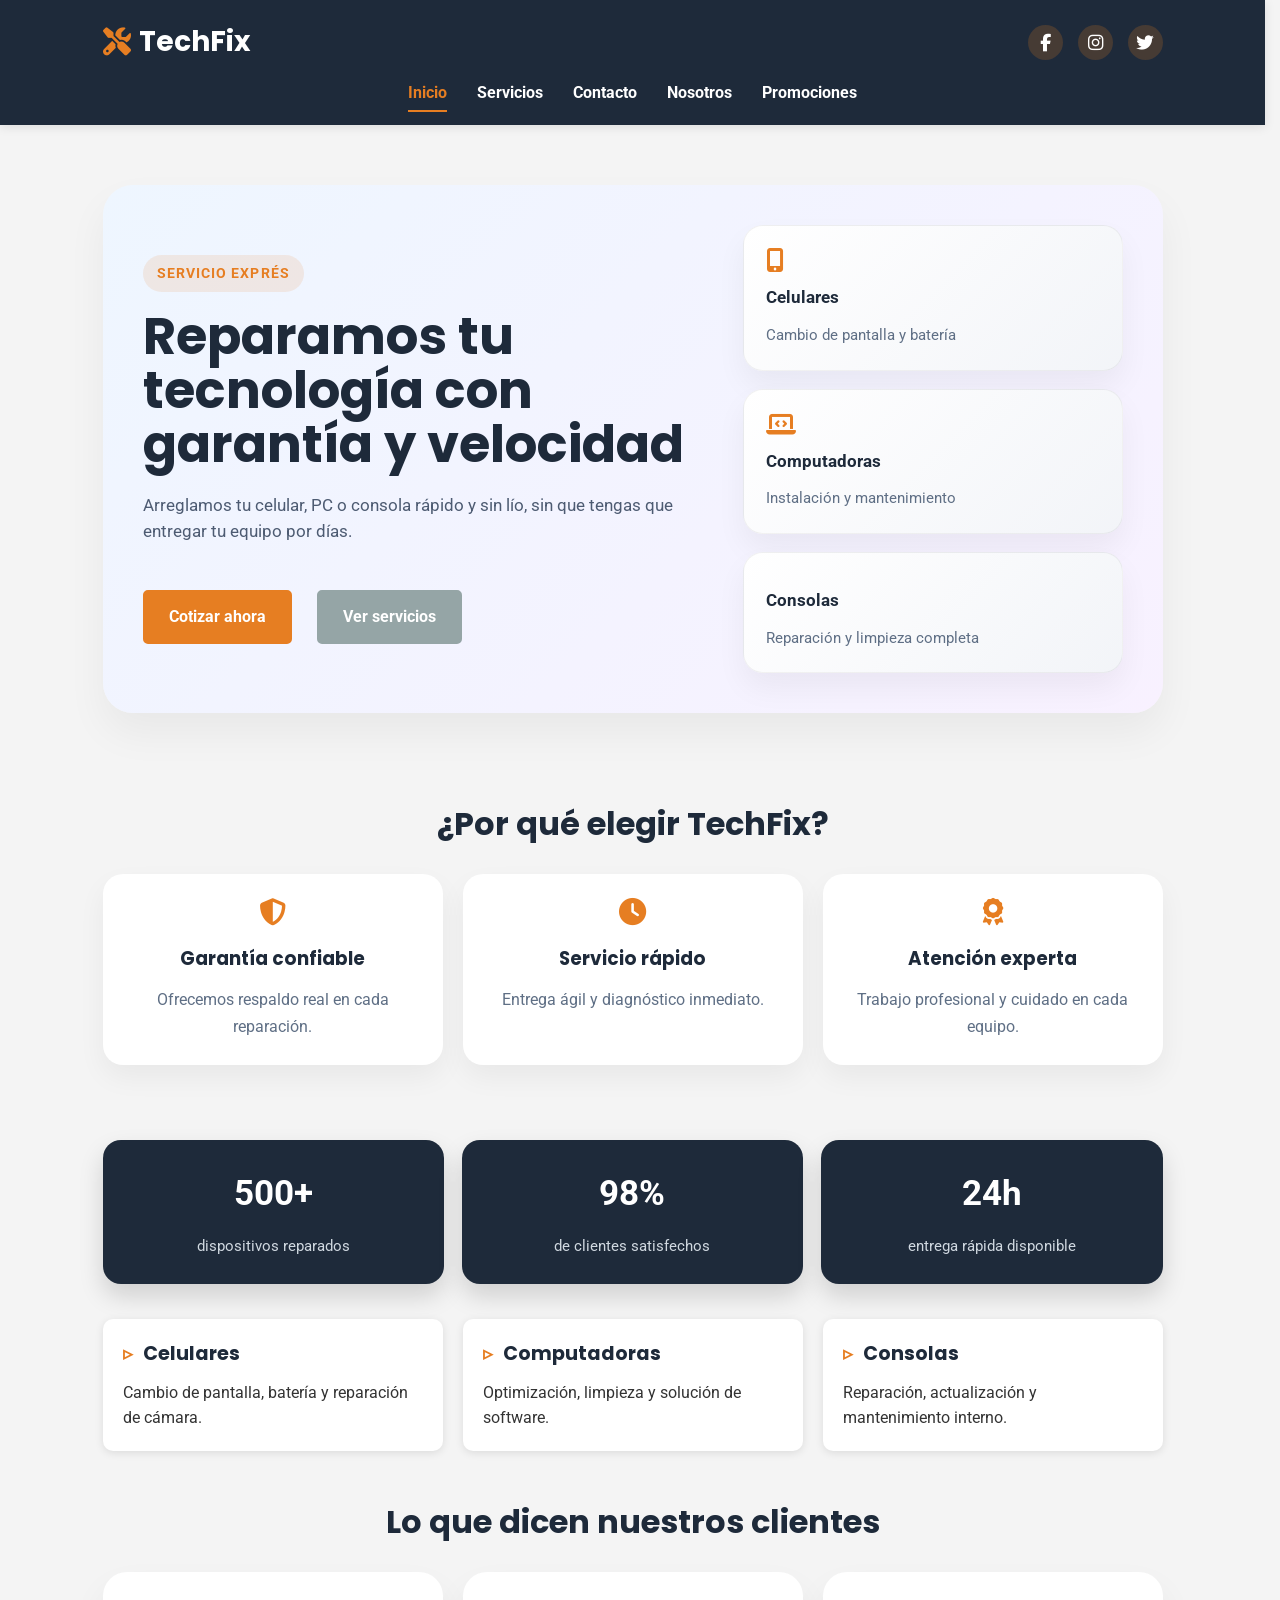
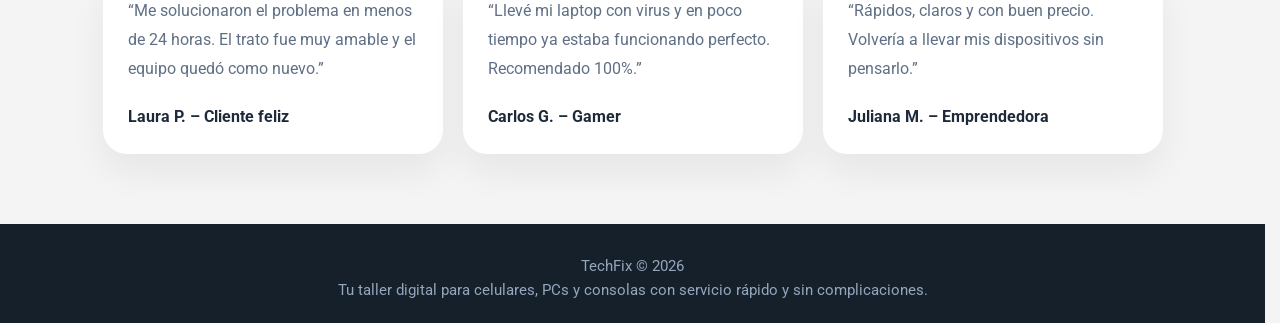
<file: index.html>
<!DOCTYPE html>
<html lang="es">
<head>
    <meta charset="UTF-8">
    <meta name="viewport" content="width=device-width, initial-scale=1.0">
    <title>TechFix | Inicio</title>
    <link rel="stylesheet" href="https://cdnjs.cloudflare.com/ajax/libs/font-awesome/6.4.0/css/all.min.css">
    <link rel="stylesheet" href="css/estilo.css">
</head>
<body>

<header>
   <div class="header-top">

    <div class="logo">
        <i class="fa-solid fa-screwdriver-wrench"></i>
        TechFix
    </div>

    <div class="social-links">

        <a href="#" aria-label="Facebook">
            <i class="fa-brands fa-facebook-f"></i>
        </a>

        <a href="#" aria-label="Instagram">
            <i class="fa-brands fa-instagram"></i>
        </a>

        <a href="#" aria-label="Twitter">
            <i class="fa-brands fa-twitter"></i>
        </a>

    </div>

</div>
<nav>
    <button class="menu-hamburguesa" id="menuToggle">☰</button>
    <ul id="menuList">
        <li><a href="index.html">Inicio</a></li>
        <li><a href="servicios.html">Servicios</a></li>
        <li><a href="contacto.html">Contacto</a></li>
        <li><a href="nosotros.html">Nosotros</a></li>
        <li><a href="promociones.html">Promociones</a></li>
    </ul>
</nav>
</header>

<main class="container">
    <section class="hero">
        <div class="hero-copy">
            <span class="hero-label">Servicio exprés</span>
            <h1>Reparamos tu tecnología con garantía y velocidad</h1>
            <p>Arreglamos tu celular, PC o consola rápido y sin lío, sin que tengas que entregar tu equipo por días.</p>
            <div class="hero-actions">
                <a href="contacto.html" class="btn">Cotizar ahora</a>
                <a href="servicios.html" class="btn btn-secondary">Ver servicios</a>
            </div>
        </div>
        <div class="hero-cards">
            <div class="hero-card">
                <i class="fa-solid fa-mobile-screen-button"></i>
                <strong>Celulares</strong>
                <span>Cambio de pantalla y batería</span>
            </div>
            <div class="hero-card">
                <i class="fa-solid fa-laptop-code"></i>
                <strong>Computadoras</strong>
                <span>Instalación y mantenimiento</span>
            </div>
            <div class="hero-card">
                <i class="fa-solid fa-gamepad-modern"></i>
                <strong>Consolas</strong>
                <span>Reparación y limpieza completa</span>
            </div>
        </div>
    </section>

    <section class="benefits">
        <h2>¿Por qué elegir TechFix?</h2>
        <div class="benefit-grid">
            <article class="benefit-item">
                <i class="fa-solid fa-shield-halved"></i>
                <h3>Garantía confiable</h3>
                <p>Ofrecemos respaldo real en cada reparación.</p>
            </article>
            <article class="benefit-item">
                <i class="fa-solid fa-clock"></i>
                <h3>Servicio rápido</h3>
                <p>Entrega ágil y diagnóstico inmediato.</p>
            </article>
            <article class="benefit-item">
                <i class="fa-solid fa-award"></i>
                <h3>Atención experta</h3>
                <p>Trabajo profesional y cuidado en cada equipo.</p>
            </article>
        </div>
    </section>

    <section class="stats">
        <div class="stat-card">
            <strong>500+</strong>
            <span>dispositivos reparados</span>
        </div>
        <div class="stat-card">
            <strong>98%</strong>
            <span>de clientes satisfechos</span>
        </div>
        <div class="stat-card">
            <strong>24h</strong>
            <span>entrega rápida disponible</span>
        </div>
    </section>

    <section class="cards">
        <div class="card">
            <h3>Celulares</h3>
            <p>Cambio de pantalla, batería y reparación de cámara.</p>
        </div>
        <div class="card">
            <h3>Computadoras</h3>
            <p>Optimización, limpieza y solución de software.</p>
        </div>
        <div class="card">
            <h3>Consolas</h3>
            <p>Reparación, actualización y mantenimiento interno.</p>
        </div>
    </section>

    <section class="testimonials">
        <h2>Lo que dicen nuestros clientes</h2>
        <div class="testimonial-grid">
            <article class="testimonial-card">
                <p>“Me solucionaron el problema en menos de 24 horas. El trato fue muy amable y el equipo quedó como nuevo.”</p>
                <div class="author">Laura P. – Cliente feliz</div>
            </article>
            <article class="testimonial-card">
                <p>“Llevé mi laptop con virus y en poco tiempo ya estaba funcionando perfecto. Recomendado 100%.”</p>
                <div class="author">Carlos G. – Gamer</div>
            </article>
            <article class="testimonial-card">
                <p>“Rápidos, claros y con buen precio. Volvería a llevar mis dispositivos sin pensarlo.”</p>
                <div class="author">Juliana M. – Emprendedora</div>
            </article>
        </div>
    </section>
</main>

<footer class="footer-grid">      
    <div class="footer-copy">TechFix &copy; <span id="current-year"></span><br>
        <p>Tu taller digital para celulares, PCs y consolas con servicio rápido y sin complicaciones.</p>
    </div>
</footer>
<script src="js/script.js"></script>
</body>
</html>
</file>
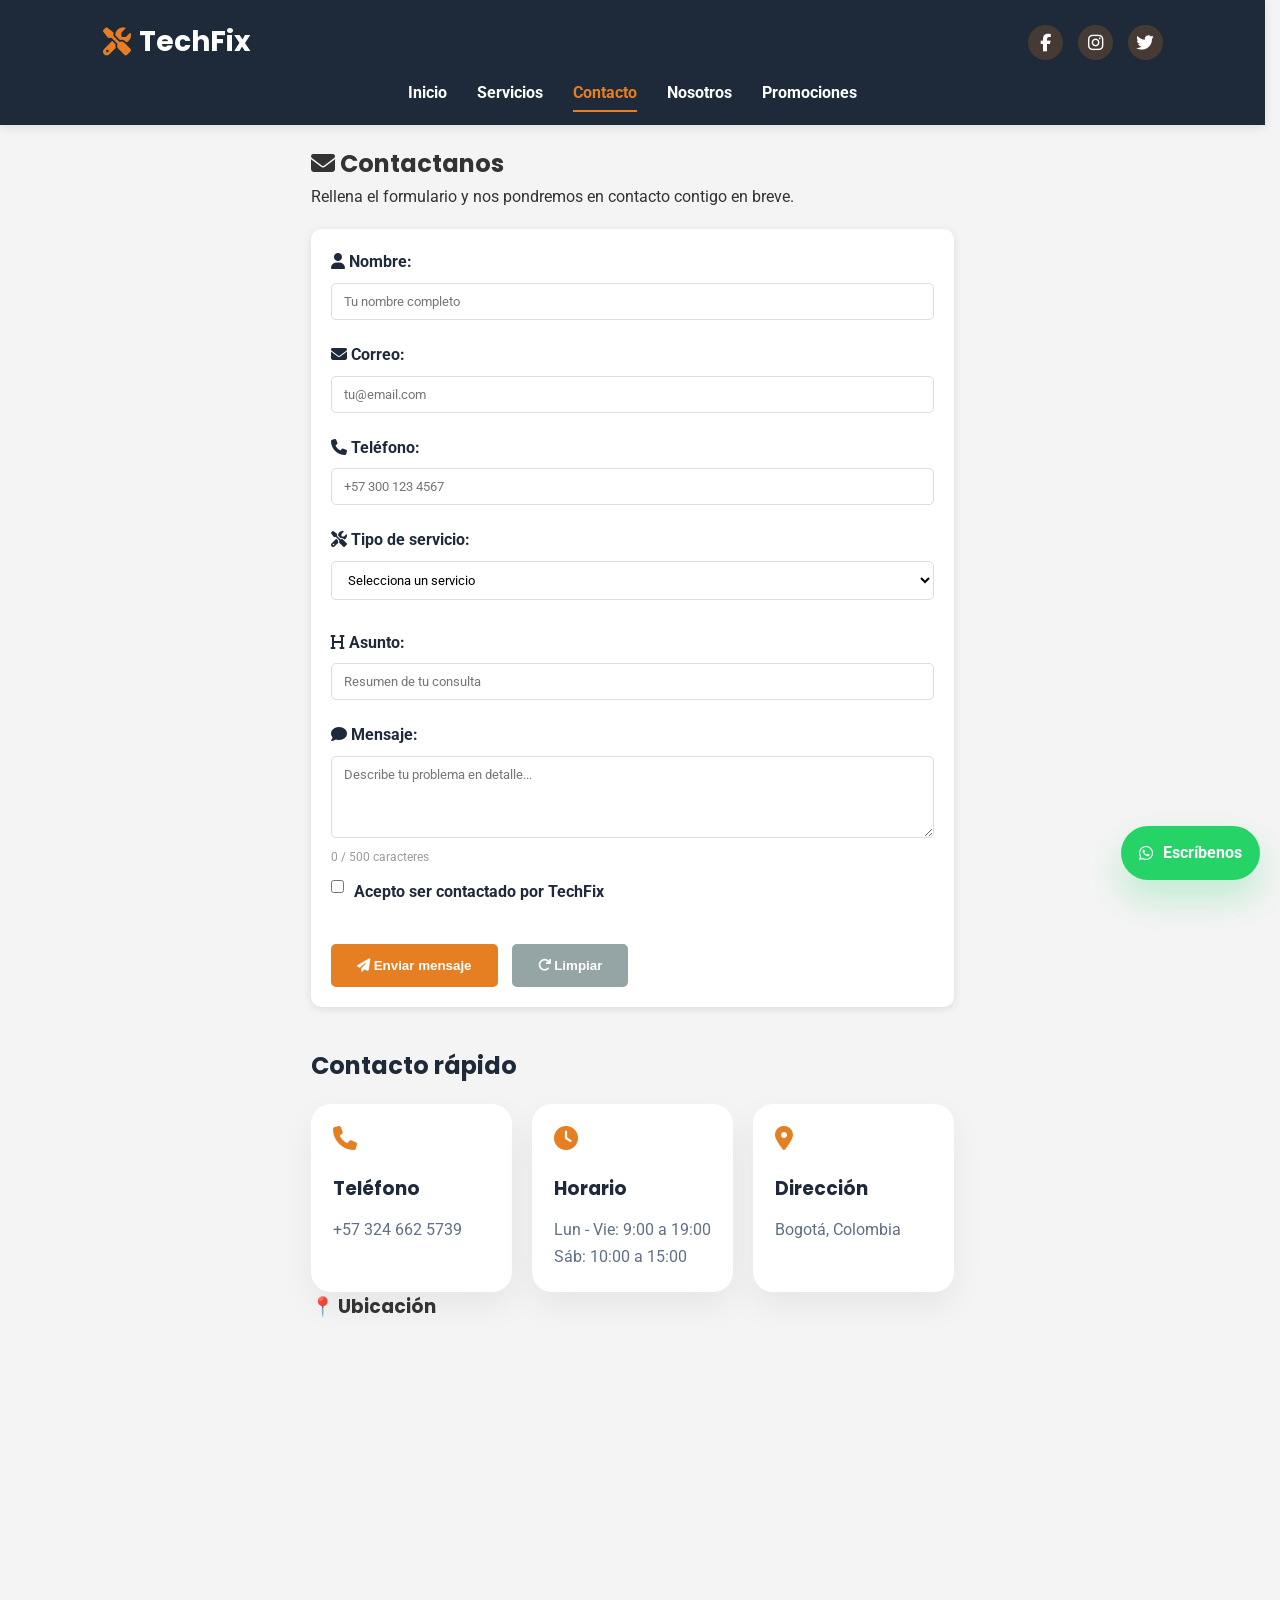
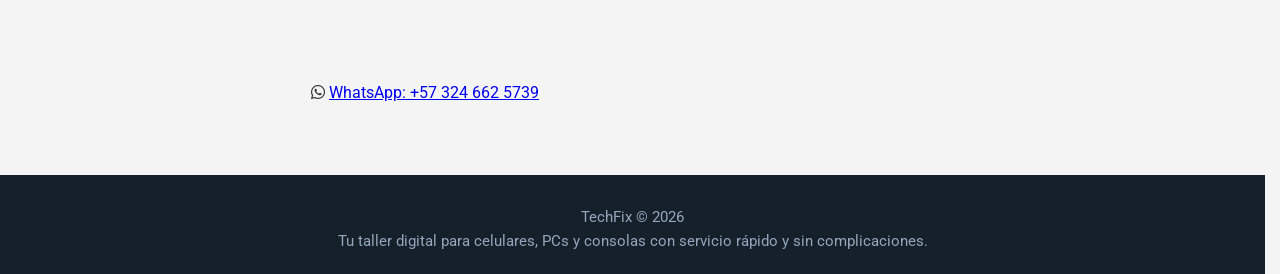
<file: contacto.html>
<!DOCTYPE html>
<html lang="es">
<head>
    <meta charset="UTF-8">
    <meta name="viewport" content="width=device-width, initial-scale=1.0">
    <title>TechFix | Contacto</title>
    <link rel="stylesheet" href="https://cdnjs.cloudflare.com/ajax/libs/font-awesome/6.4.0/css/all.min.css">
    <link rel="stylesheet" href="css/estilo.css">
</head>
<body>

<header>
    <div class="header-top">

    <div class="logo">
        <i class="fa-solid fa-screwdriver-wrench"></i>
        TechFix
    </div>

    <div class="social-links">

        <a href="#" aria-label="Facebook">
            <i class="fa-brands fa-facebook-f"></i>
        </a>

        <a href="#" aria-label="Instagram">
            <i class="fa-brands fa-instagram"></i>
        </a>

        <a href="#" aria-label="Twitter">
            <i class="fa-brands fa-twitter"></i>
        </a>

    </div>

</div>
    <nav>
    <button class="menu-hamburguesa" id="menuToggle">☰</button>
    <ul id="menuList">
        <li><a href="index.html">Inicio</a></li>
        <li><a href="servicios.html">Servicios</a></li>
        <li><a href="contacto.html">Contacto</a></li>
        <li><a href="nosotros.html">Nosotros</a></li>
        <li><a href="promociones.html">Promociones</a></li>
    </ul>
</nav>
</header>

<main class="container">
    <h2><i class="fa-solid fa-envelope"></i> Contactanos</h2>
    <p>Rellena el formulario y nos pondremos en contacto contigo en breve.</p>

    <form id="contactForm" action="#" method="post">
        <div class="form-group">
            <label for="nombre"><i class="fa-solid fa-user"></i> Nombre:</label>
            <input id="nombre" type="text" name="nombre" placeholder="Tu nombre completo" required>
            <small class="error-message"></small>
        </div>

        <div class="form-group">
            <label for="email"><i class="fa-solid fa-envelope"></i> Correo:</label>
            <input id="email" type="email" name="email" placeholder="tu@email.com" required>
            <small class="error-message"></small>
        </div>

        <div class="form-group">
            <label for="telefono"><i class="fa-solid fa-phone"></i> Teléfono:</label>
            <input id="telefono" type="tel" name="telefono" placeholder="+57 300 123 4567">
            <small class="error-message"></small>
        </div>

        <div class="form-group">
            <label for="servicio"><i class="fa-solid fa-tools"></i> Tipo de servicio:</label>
            <select id="servicio" name="servicio" required>
                <option value="">Selecciona un servicio</option>
                <option value="celular">Reparación de celular</option>
                <option value="computadora">Reparación de computadora</option>
                <option value="consola">Reparación de consola</option>
                <option value="otro">Otro</option>
            </select>
        </div>

        <div class="form-group">
            <label for="asunto"><i class="fa-solid fa-heading"></i> Asunto:</label>
            <input id="asunto" type="text" name="asunto" placeholder="Resumen de tu consulta" required>
            <small class="error-message"></small>
        </div>

        <div class="form-group">
            <label for="mensaje"><i class="fa-solid fa-comment"></i> Mensaje:</label>
            <textarea id="mensaje" name="mensaje" rows="4" placeholder="Describe tu problema en detalle..." required></textarea>
            <small class="char-count">0 / 500 caracteres</small>
            <small class="error-message"></small>
        </div>

        <div class="form-group checkbox">
            <input type="checkbox" id="terminos" name="terminos" required>
            <label for="terminos">Acepto ser contactado por TechFix</label>
        </div>
        <div class="form-actions">   
            <button type="submit" class="btn"><i class="fa-solid fa-paper-plane"></i> Enviar mensaje</button>
            <button type="reset" class="btn btn-secondary"><i class="fa-solid fa-redo"></i> Limpiar</button>
        </div>    
    </form>

    <section class="contact-details">
        <h2>Contacto rápido</h2>
        <div class="contact-info-grid">
            <div class="info-card">
                <i class="fa-solid fa-phone"></i>
                <h3>Teléfono</h3>
                <p>+57 324 662 5739</p>
            </div>
            <div class="info-card">
                <i class="fa-solid fa-clock"></i>
                <h3>Horario</h3>
                <p>Lun - Vie: 9:00 a 19:00</p>
                <p>Sáb: 10:00 a 15:00</p>
            </div>
            <div class="info-card">
                <i class="fa-solid fa-map-marker-alt"></i>
                <h3>Dirección</h3>
                <p>Bogotá, Colombia</p>
            </div>
        </div>
    </section>

    <h3>📍 Ubicación</h3>
 <iframe 
  src="https://www.google.com/maps/embed?pb=!1m18!1m12!1m3!1d1988.2160328941231!2d-74.0853501!3d4.6947461!2m3!1f0!2f0!3f0!3m2!1i1024!2i768!4f13.1!3m3!1m2!1s0x8e3f9b25144634c9%3A0xaa39a3ad6b78b4cb!2sCentro%20Comercial%20Tit%C3%A1n%20Plaza!5e0!3m2!1ses!2sco!4v1778373233490!5m2!1ses!2sco" width="600" height="350" style="border:0;" allowfullscreen loading="lazy"
  referrerpolicy="no-referrer-when-downgrade"> </iframe>

    <p><i class="fab fa-whatsapp"></i> <a href="https://wa.me/573246625739" target="_blank" rel="noopener noreferrer">WhatsApp: +57 324 662 5739</a></p>
</main>

<div class="whatsapp-float">
    <a href="https://wa.me/573246625739" target="_blank" rel="noopener noreferrer">
        <i class="fa-brands fa-whatsapp"></i>
        <span>Escríbenos</span>
    </a>
</div>

<footer class="footer-grid">      
    <div class="footer-copy">TechFix &copy; <span id="current-year"></span><br>
        <p>Tu taller digital para celulares, PCs y consolas con servicio rápido y sin complicaciones.</p>
    </div>
</footer>
<script src="js/script.js"></script>
</body>
</html>
</file>
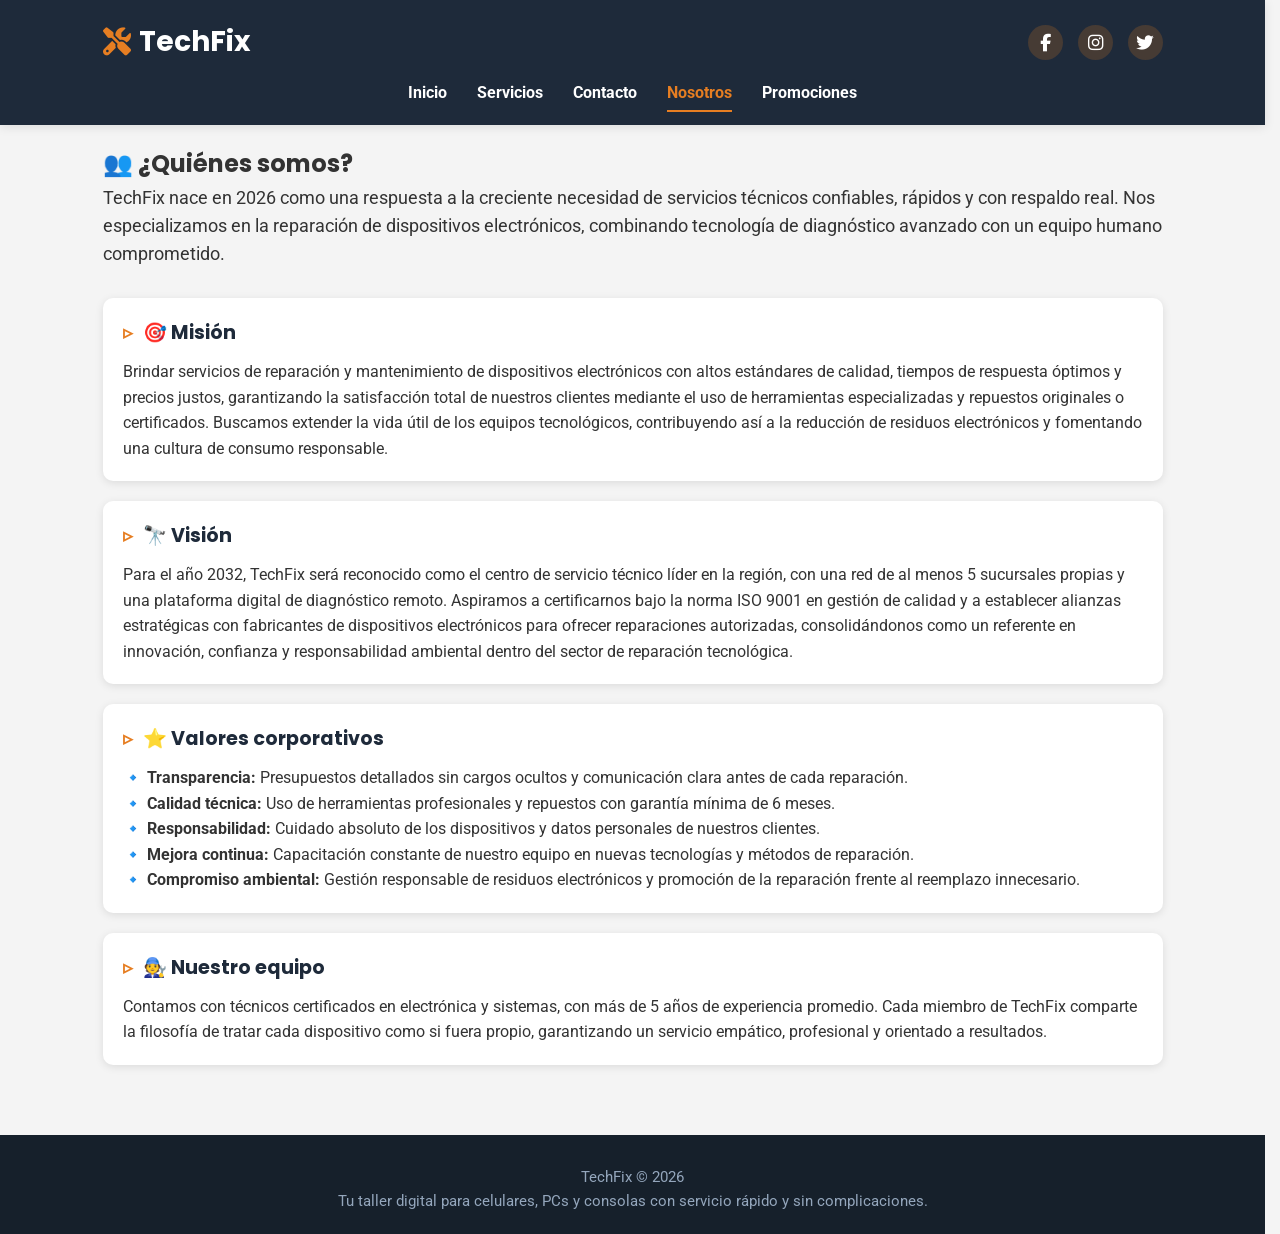
<file: nosotros.html>
<!DOCTYPE html>
<html lang="es">
<head>
    <meta charset="UTF-8">
    <meta name="viewport" content="width=device-width, initial-scale=1.0">
    <title>TechFix | Nosotros</title>
    <link rel="stylesheet" href="https://cdnjs.cloudflare.com/ajax/libs/font-awesome/6.4.0/css/all.min.css">
    <link rel="stylesheet" href="css/estilo.css">
</head>
<body>

<header>
    <div class="header-top">

    <div class="logo">
        <i class="fa-solid fa-screwdriver-wrench"></i>
        TechFix
    </div>

    <div class="social-links">

        <a href="#" aria-label="Facebook">
            <i class="fa-brands fa-facebook-f"></i>
        </a>

        <a href="#" aria-label="Instagram">
            <i class="fa-brands fa-instagram"></i>
        </a>

        <a href="#" aria-label="Twitter">
            <i class="fa-brands fa-twitter"></i>
        </a>

    </div>

</div>
    <nav>
    <button class="menu-hamburguesa" id="menuToggle">☰</button>
    <ul id="menuList">
        <li><a href="index.html">Inicio</a></li>
        <li><a href="servicios.html">Servicios</a></li>
        <li><a href="contacto.html">Contacto</a></li>
        <li><a href="nosotros.html">Nosotros</a></li>
        <li><a href="promociones.html">Promociones</a></li>
    </ul>
</nav>
</header>

<main class="container">
    <h2>👥 ¿Quiénes somos?</h2>
    <p style="margin-bottom: 30px; font-size: 1.1em;">TechFix nace en 2026 como una respuesta a la creciente necesidad de servicios técnicos confiables, rápidos y con respaldo real. Nos especializamos en la reparación de dispositivos electrónicos, combinando tecnología de diagnóstico avanzado con un equipo humano comprometido.</p>

    <!-- Misión -->
    <div class="card" style="margin-bottom: 20px;">
        <h3>🎯 Misión</h3>
        <p>Brindar servicios de reparación y mantenimiento de dispositivos electrónicos con altos estándares de calidad, tiempos de respuesta óptimos y precios justos, garantizando la satisfacción total de nuestros clientes mediante el uso de herramientas especializadas y repuestos originales o certificados. Buscamos extender la vida útil de los equipos tecnológicos, contribuyendo así a la reducción de residuos electrónicos y fomentando una cultura de consumo responsable.</p>
    </div>

    <!-- Visión -->
    <div class="card" style="margin-bottom: 20px;">
        <h3>🔭 Visión</h3>
        <p>Para el año 2032, TechFix será reconocido como el centro de servicio técnico líder en la región, con una red de al menos 5 sucursales propias y una plataforma digital de diagnóstico remoto. Aspiramos a certificarnos bajo la norma ISO 9001 en gestión de calidad y a establecer alianzas estratégicas con fabricantes de dispositivos electrónicos para ofrecer reparaciones autorizadas, consolidándonos como un referente en innovación, confianza y responsabilidad ambiental dentro del sector de reparación tecnológica.</p>
    </div>

    <!-- Valores -->
    <div class="card" style="margin-bottom: 20px;">
        <h3>⭐ Valores corporativos</h3>
        <ul style="margin-top: 10px; list-style-type: none; padding-left: 0;">
            <li><strong>🔹 Transparencia:</strong> Presupuestos detallados sin cargos ocultos y comunicación clara antes de cada reparación.</li>
            <li><strong>🔹 Calidad técnica:</strong> Uso de herramientas profesionales y repuestos con garantía mínima de 6 meses.</li>
            <li><strong>🔹 Responsabilidad:</strong> Cuidado absoluto de los dispositivos y datos personales de nuestros clientes.</li>
            <li><strong>🔹 Mejora continua:</strong> Capacitación constante de nuestro equipo en nuevas tecnologías y métodos de reparación.</li>
            <li><strong>🔹 Compromiso ambiental:</strong> Gestión responsable de residuos electrónicos y promoción de la reparación frente al reemplazo innecesario.</li>
        </ul>
    </div>

    <!-- Equipo humano -->
    <div class="card" style="margin-top: 20px;">
        <h3>🧑‍🔧 Nuestro equipo</h3>
        <p>Contamos con técnicos certificados en electrónica y sistemas, con más de 5 años de experiencia promedio. Cada miembro de TechFix comparte la filosofía de tratar cada dispositivo como si fuera propio, garantizando un servicio empático, profesional y orientado a resultados.</p>
    </div>
</main>

<footer class="footer-grid">      
    <div class="footer-copy">TechFix &copy; <span id="current-year"></span><br>
        <p>Tu taller digital para celulares, PCs y consolas con servicio rápido y sin complicaciones.</p>
    </div>
</footer>
<script src="js/script.js"></script>
</body>
</html>
</file>
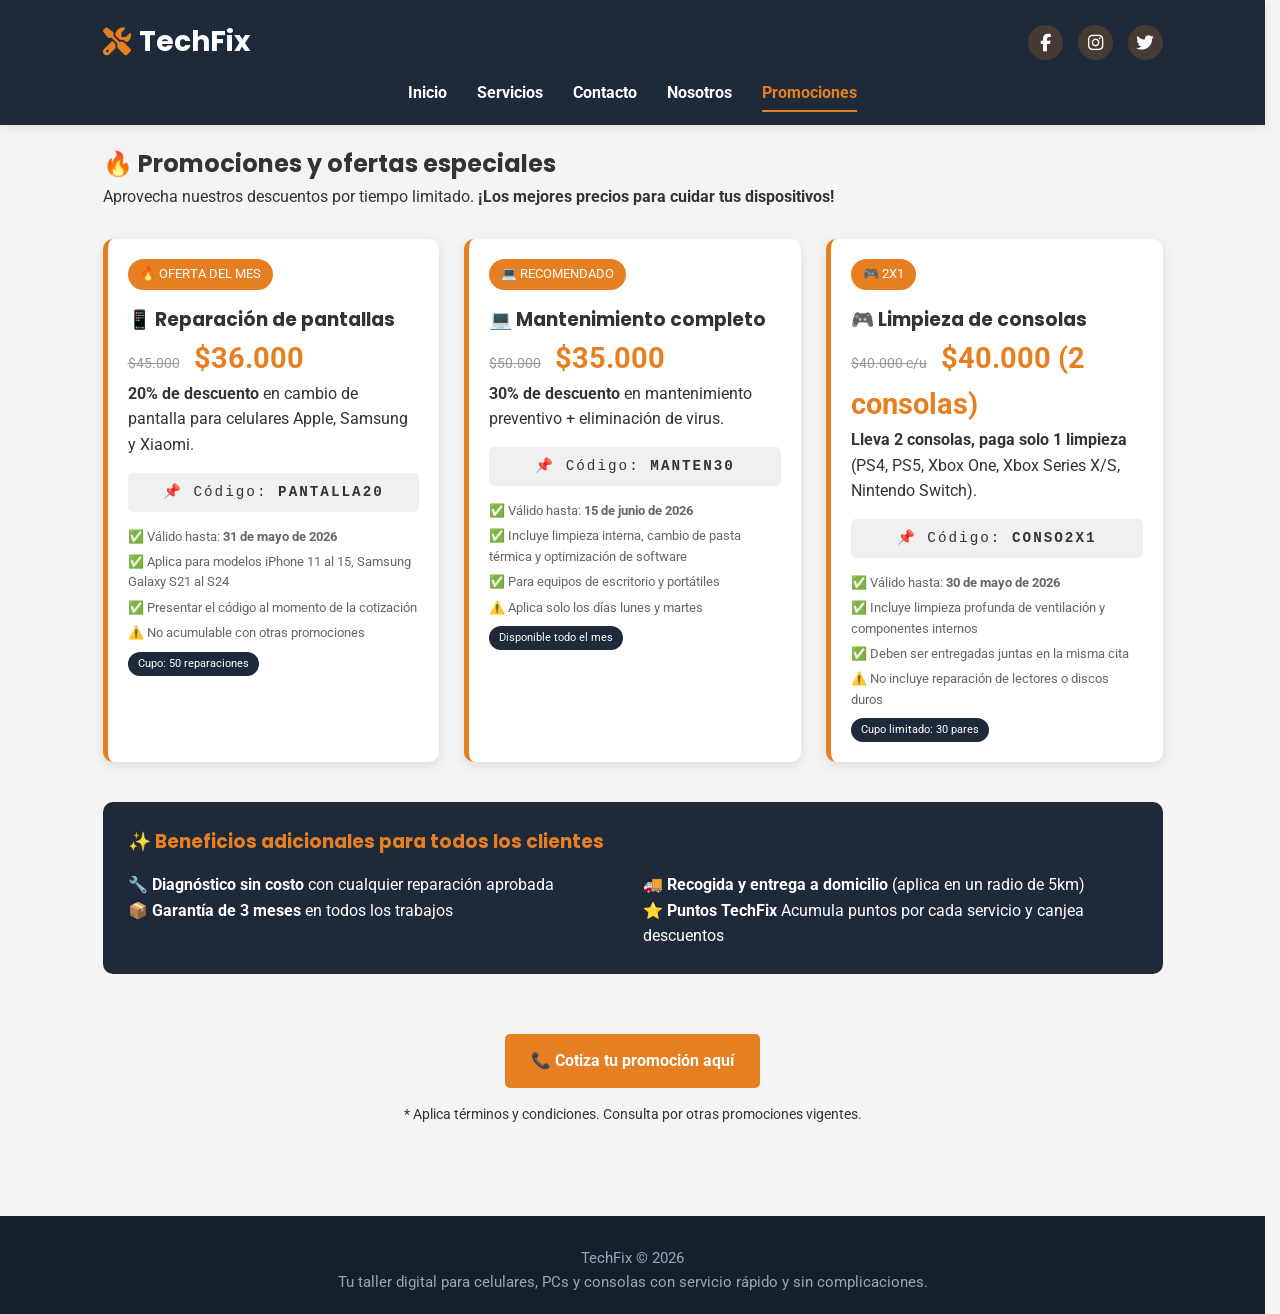
<file: promociones.html>
<!DOCTYPE html>
<html lang="es">
<head>
    <meta charset="UTF-8">
    <meta name="viewport" content="width=device-width, initial-scale=1.0">
    <title>TechFix | Promociones</title>
    <link rel="stylesheet" href="https://cdnjs.cloudflare.com/ajax/libs/font-awesome/6.4.0/css/all.min.css">
    <link rel="stylesheet" href="css/estilo.css">
</head>
<body>

<header>
    <div class="header-top">

    <div class="logo">
        <i class="fa-solid fa-screwdriver-wrench"></i>
        TechFix
    </div>

    <div class="social-links">

        <a href="#" aria-label="Facebook">
            <i class="fa-brands fa-facebook-f"></i>
        </a>

        <a href="#" aria-label="Instagram">
            <i class="fa-brands fa-instagram"></i>
        </a>

        <a href="#" aria-label="Twitter">
            <i class="fa-brands fa-twitter"></i>
        </a>

    </div>

</div>
    <nav>
    <button class="menu-hamburguesa" id="menuToggle">☰</button>
    <ul id="menuList">
        <li><a href="index.html">Inicio</a></li>
        <li><a href="servicios.html">Servicios</a></li>
        <li><a href="contacto.html">Contacto</a></li>
        <li><a href="nosotros.html">Nosotros</a></li>
        <li><a href="promociones.html">Promociones</a></li>
    </ul>
</nav>
</header>

<main class="container">
    <h2>🔥 Promociones y ofertas especiales</h2>
    <p style="margin-bottom: 30px;">Aprovecha nuestros descuentos por tiempo limitado. <strong>¡Los mejores precios para cuidar tus dispositivos!</strong></p>

    <div class="promo-flex">
        
        <!-- Promoción 1 -->
        <div class="promo-card">
            <span class="promo-tag">🔥 OFERTA DEL MES</span>
            <h3>📱 Reparación de pantallas</h3>
            <div>
                <span class="promo-oldprice">$45.000</span>
                <span class="promo-price">$36.000</span>
            </div>
            <p><strong>20% de descuento</strong> en cambio de pantalla para celulares Apple, Samsung y Xiaomi.</p>
            <div class="promo-code">
                📌 Código: <strong>PANTALLA20</strong>
            </div>
            <ul class="conditions">
                <li>✅ Válido hasta: <strong>31 de mayo de 2026</strong></li>
                <li>✅ Aplica para modelos iPhone 11 al 15, Samsung Galaxy S21 al S24</li>
                <li>✅ Presentar el código al momento de la cotización</li>
                <li>⚠️ No acumulable con otras promociones</li>
            </ul>
            <span class="promo-badge">Cupo: 50 reparaciones</span>
        </div>

        <!-- Promoción 2 -->
        <div class="promo-card">
            <span class="promo-tag">💻 RECOMENDADO</span>
            <h3>💻 Mantenimiento completo</h3>
            <div>
                <span class="promo-oldprice">$50.000</span>
                <span class="promo-price">$35.000</span>
            </div>
            <p><strong>30% de descuento</strong> en mantenimiento preventivo + eliminación de virus.</p>
            <div class="promo-code">
                📌 Código: <strong>MANTEN30</strong>
            </div>
            <ul class="conditions">
                <li>✅ Válido hasta: <strong>15 de junio de 2026</strong></li>
                <li>✅ Incluye limpieza interna, cambio de pasta térmica y optimización de software</li>
                <li>✅ Para equipos de escritorio y portátiles</li>
                <li>⚠️ Aplica solo los días lunes y martes</li>
            </ul>
            <span class="promo-badge">Disponible todo el mes</span>
        </div>

        <!-- Promoción 3 -->
        <div class="promo-card">
            <span class="promo-tag">🎮 2X1</span>
            <h3>🎮 Limpieza de consolas</h3>
            <div>
                <span class="promo-oldprice">$40.000 c/u</span>
                <span class="promo-price">$40.000 (2 consolas)</span>
            </div>
            <p><strong>Lleva 2 consolas, paga solo 1 limpieza</strong> (PS4, PS5, Xbox One, Xbox Series X/S, Nintendo Switch).</p>
            <div class="promo-code">
                📌 Código: <strong>CONSO2X1</strong>
            </div>
            <ul class="conditions">
                <li>✅ Válido hasta: <strong>30 de mayo de 2026</strong></li>
                <li>✅ Incluye limpieza profunda de ventilación y componentes internos</li>
                <li>✅ Deben ser entregadas juntas en la misma cita</li>
                <li>⚠️ No incluye reparación de lectores o discos duros</li>
            </ul>
            <span class="promo-badge">Cupo limitado: 30 pares</span>
        </div>
    </div>

    <!-- Sección adicional de beneficios -->
    <div class="promo-benefits">
        <h3>✨ Beneficios adicionales para todos los clientes</h3>
        <div class="promo-benefits-inner">
            <div>
                <p>🔧 <strong>Diagnóstico sin costo</strong> con cualquier reparación aprobada</p>
                <p>📦 <strong>Garantía de 3 meses</strong> en todos los trabajos</p>
            </div>
            <div>
                <p>🚚 <strong>Recogida y entrega a domicilio</strong> (aplica en un radio de 5km)</p>
                <p>⭐ <strong>Puntos TechFix</strong> Acumula puntos por cada servicio y canjea descuentos</p>
            </div>
        </div>
    </div>

    <!-- Llamada a la acción -->
    <div class="promo-cta">
        <a href="contacto.html" class="btn">📞 Cotiza tu promoción aquí</a>
        <p class="promo-footer-note">* Aplica términos y condiciones. Consulta por otras promociones vigentes.</p>
    </div>
</main>

<footer class="footer-grid">      
    <div class="footer-copy">TechFix &copy; <span id="current-year"></span><br>
        <p>Tu taller digital para celulares, PCs y consolas con servicio rápido y sin complicaciones.</p>
    </div>
</footer>
<script src="js/script.js"></script>
</body>
</html>
</file>
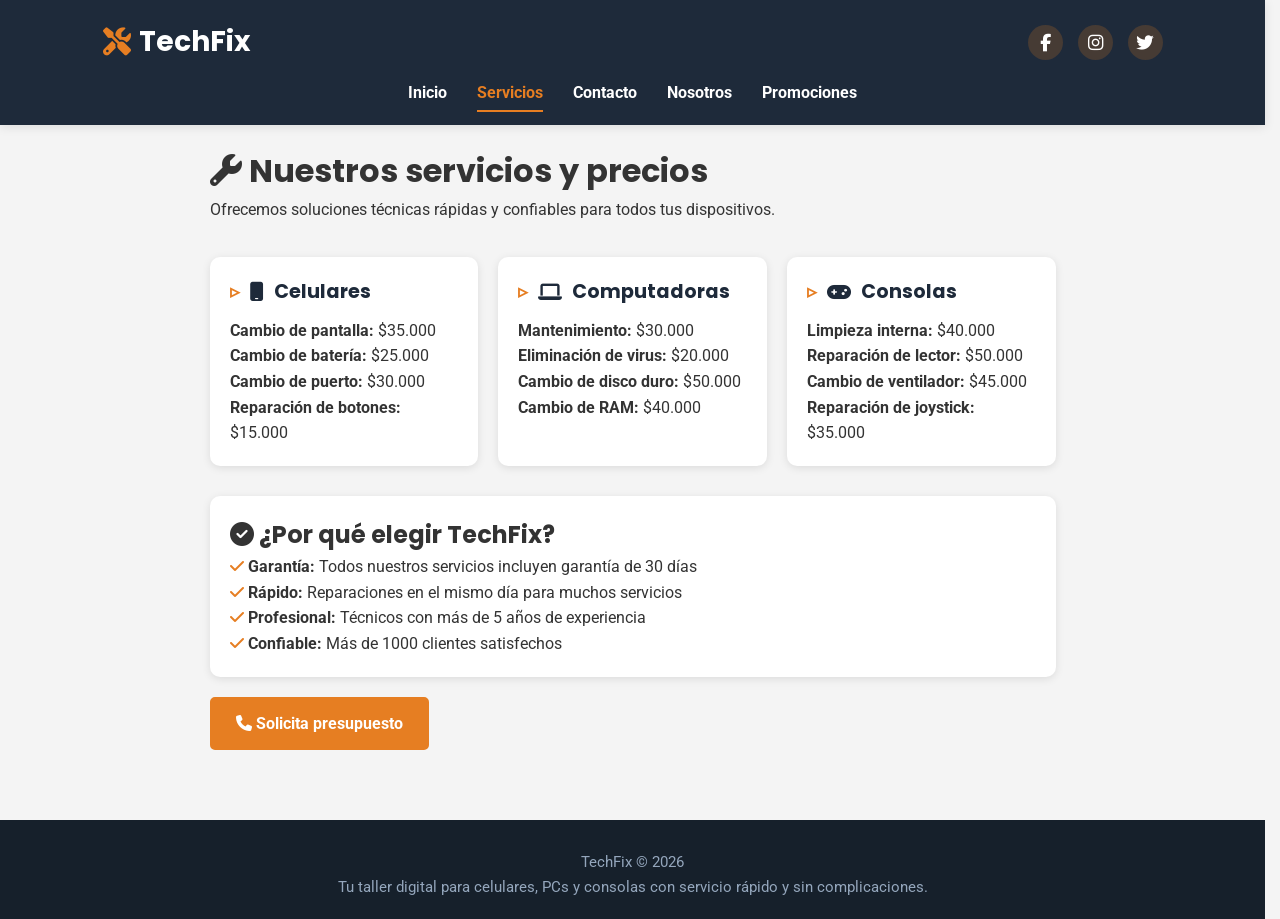
<file: servicios.html>
<!DOCTYPE html>
<html lang="es">
<head>
    <meta charset="UTF-8">
    <meta name="viewport" content="width=device-width, initial-scale=1.0">
    <title>TechFix | Servicios</title>
    <link rel="stylesheet" href="https://cdnjs.cloudflare.com/ajax/libs/font-awesome/6.4.0/css/all.min.css">
    <link rel="stylesheet" href="css/estilo.css">
</head>
<body>

<header>
    <div class="header-top">

    <div class="logo">
        <i class="fa-solid fa-screwdriver-wrench"></i>
        TechFix
    </div>

    <div class="social-links">

        <a href="#" aria-label="Facebook">
            <i class="fa-brands fa-facebook-f"></i>
        </a>

        <a href="#" aria-label="Instagram">
            <i class="fa-brands fa-instagram"></i>
        </a>

        <a href="#" aria-label="Twitter">
            <i class="fa-brands fa-twitter"></i>
        </a>

    </div>

</div>
    <nav>
    <button class="menu-hamburguesa" id="menuToggle">☰</button>
    <ul id="menuList">
        <li><a href="index.html">Inicio</a></li>
        <li><a href="servicios.html">Servicios</a></li>
        <li><a href="contacto.html">Contacto</a></li>
        <li><a href="nosotros.html">Nosotros</a></li>
        <li><a href="promociones.html">Promociones</a></li>
    </ul>
</nav>
</header>

<main class="container">
    <h1><i class="fa-solid fa-wrench"></i> Nuestros servicios y precios</h1>
    <p>Ofrecemos soluciones técnicas rápidas y confiables para todos tus dispositivos.</p>

    <div class="cards">
        <div class="card">
            <h3><i class="fa-solid fa-mobile"></i> Celulares</h3>
            <ul style="list-style: none; padding-left: 0;">
                <li><strong>Cambio de pantalla:</strong> $35.000</li>
                <li><strong>Cambio de batería:</strong> $25.000</li>
                <li><strong>Cambio de puerto:</strong> $30.000</li>
                <li><strong>Reparación de botones:</strong> $15.000</li>
            </ul>
        </div>
        <div class="card">
            <h3><i class="fa-solid fa-laptop"></i> Computadoras</h3>
            <ul style="list-style: none; padding-left: 0;">
                <li><strong>Mantenimiento:</strong> $30.000</li>
                <li><strong>Eliminación de virus:</strong> $20.000</li>
                <li><strong>Cambio de disco duro:</strong> $50.000</li>
                <li><strong>Cambio de RAM:</strong> $40.000</li>
            </ul>
        </div>
        <div class="card">
            <h3><i class="fa-solid fa-gamepad"></i> Consolas</h3>
            <ul style="list-style: none; padding-left: 0;">
                <li><strong>Limpieza interna:</strong> $40.000</li>
                <li><strong>Reparación de lector:</strong> $50.000</li>
                <li><strong>Cambio de ventilador:</strong> $45.000</li>
                <li><strong>Reparación de joystick:</strong> $35.000</li>
            </ul>
        </div>
    </div>

    <div style="background: white; padding: 20px; border-radius: 10px; margin-top: 30px; box-shadow: 0 2px 8px rgba(0,0,0,0.1);">
        <h2><i class="fa-solid fa-circle-check"></i> ¿Por qué elegir TechFix?</h2>
        <ul style="list-style: none; padding-left: 0;">
            <li><strong><i class="fa-solid fa-check" style="color: #e67e22;"></i> Garantía:</strong> Todos nuestros servicios incluyen garantía de 30 días</li>
            <li><strong><i class="fa-solid fa-check" style="color: #e67e22;"></i> Rápido:</strong> Reparaciones en el mismo día para muchos servicios</li>
            <li><strong><i class="fa-solid fa-check" style="color: #e67e22;"></i> Profesional:</strong> Técnicos con más de 5 años de experiencia</li>
            <li><strong><i class="fa-solid fa-check" style="color: #e67e22;"></i> Confiable:</strong> Más de 1000 clientes satisfechos</li>
        </ul>
    </div>

    <a href="contacto.html" class="btn"><i class="fa-solid fa-phone"></i> Solicita presupuesto</a>
</main>

<footer class="footer-grid">      
    <div class="footer-copy">TechFix &copy; <span id="current-year"></span><br>
        <p>Tu taller digital para celulares, PCs y consolas con servicio rápido y sin complicaciones.</p>
    </div>
</footer>
<script src="js/script.js"></script>
</body>
</html>
</file>
<file: css/estilo.css>
@import url('https://fonts.googleapis.com/css2?family=Poppins:wght@700&family=Roboto:wght@400;700&display=swap');
@import url('base.css');
@import url('header.css');
@import url('components.css');
@import url('forms.css');
@import url('promo.css');
@import url('responsive.css');
</file>
